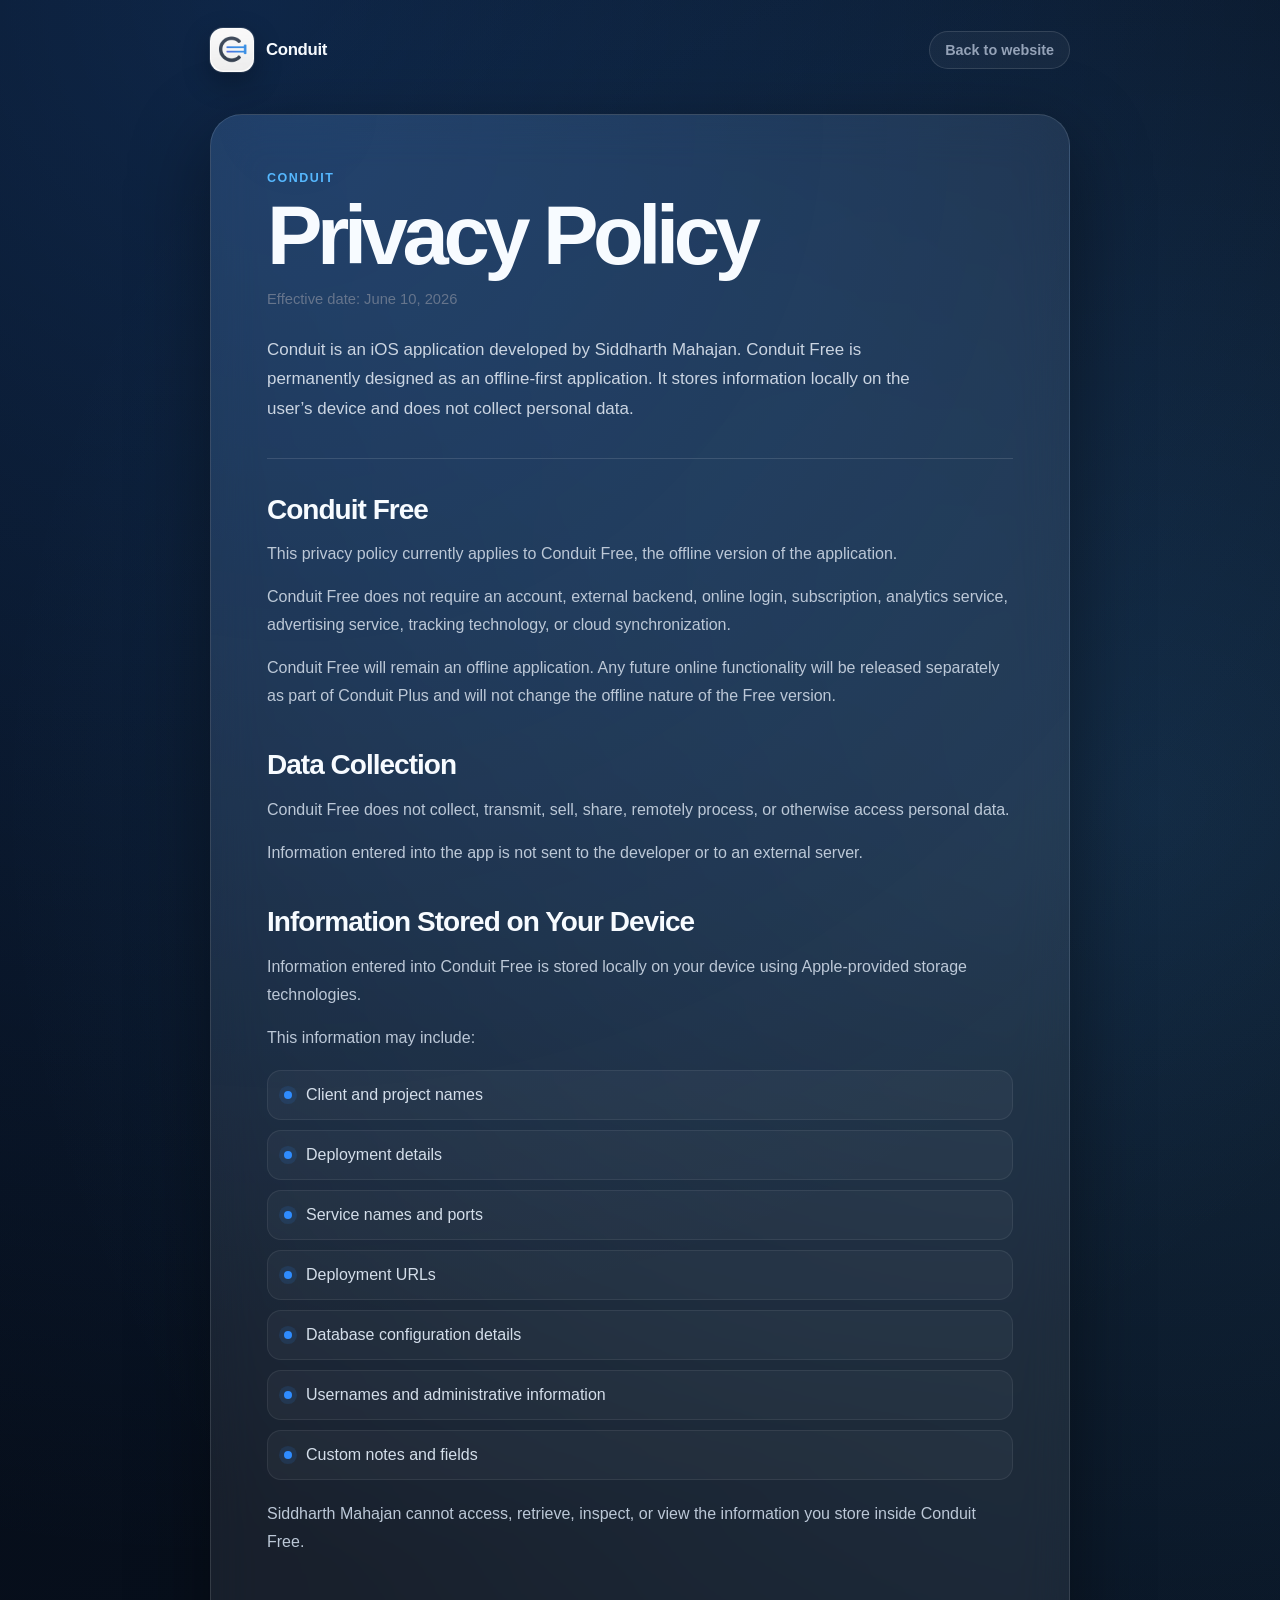
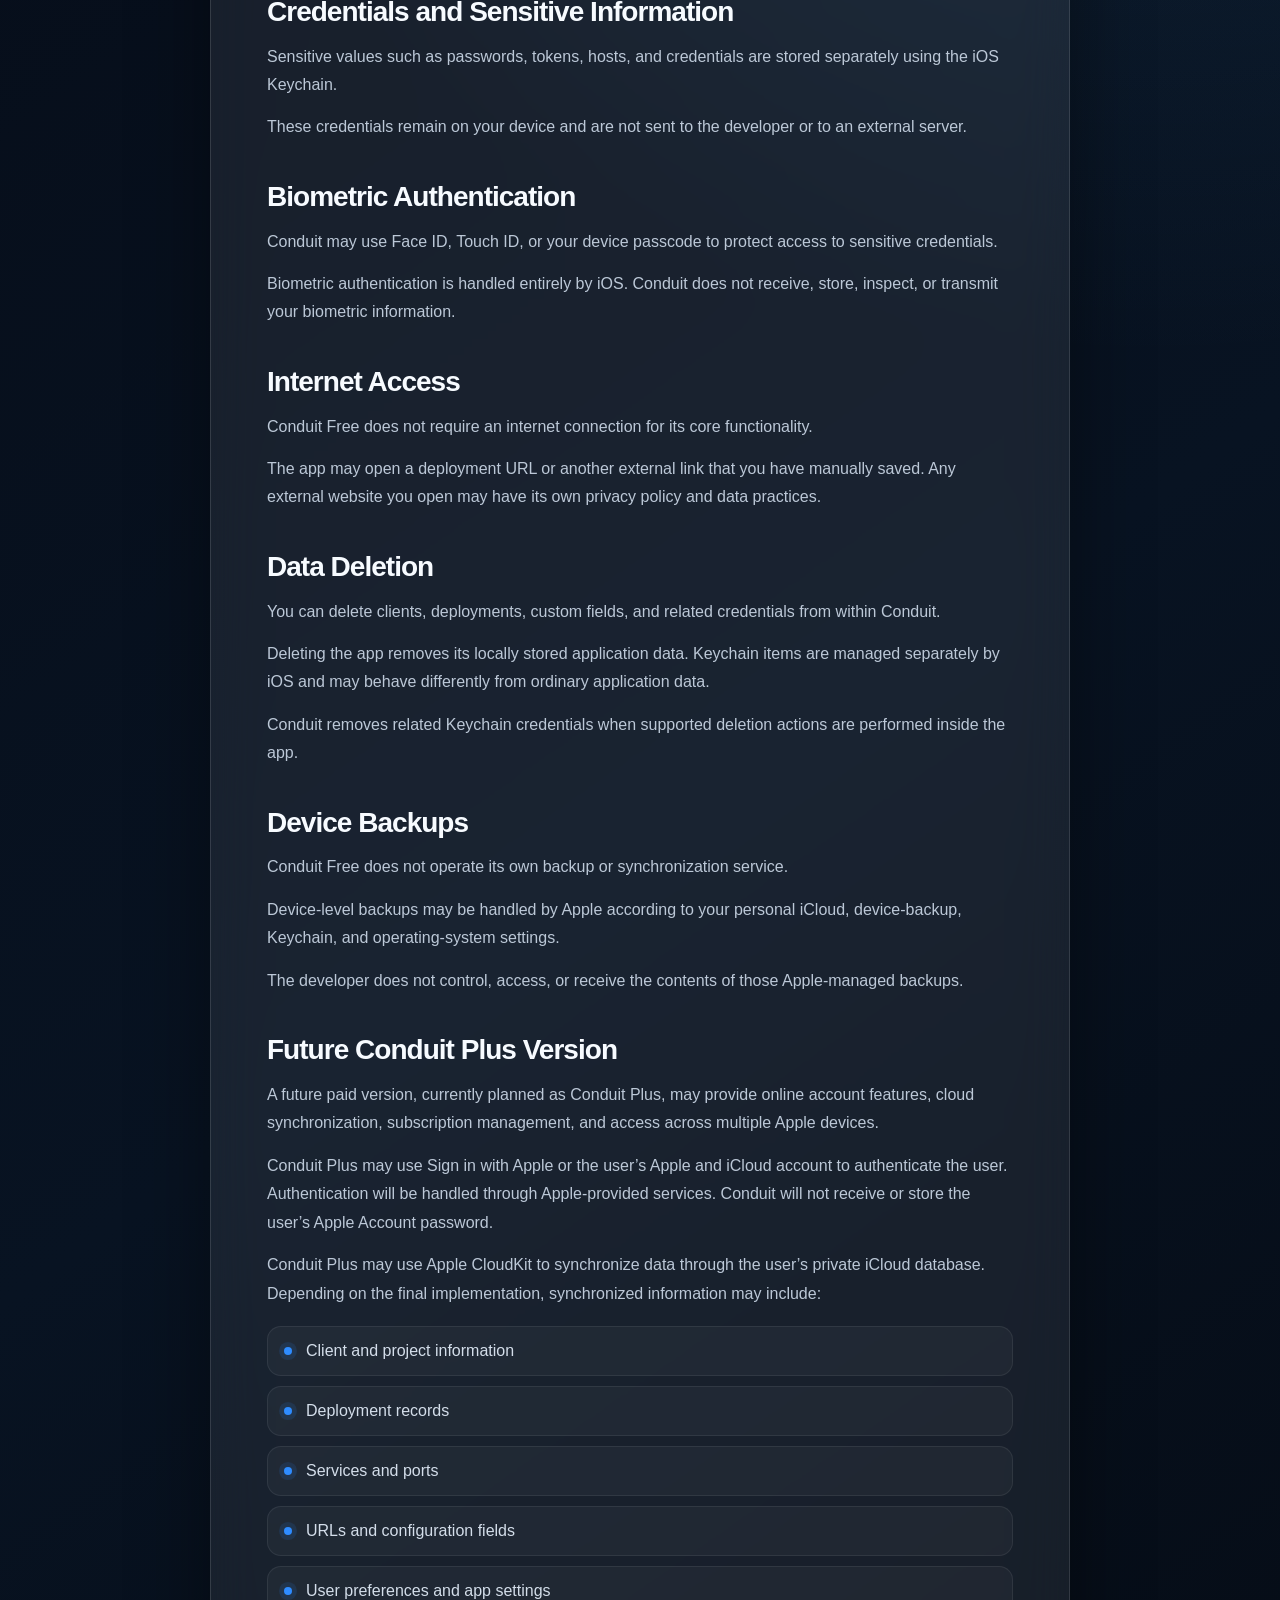
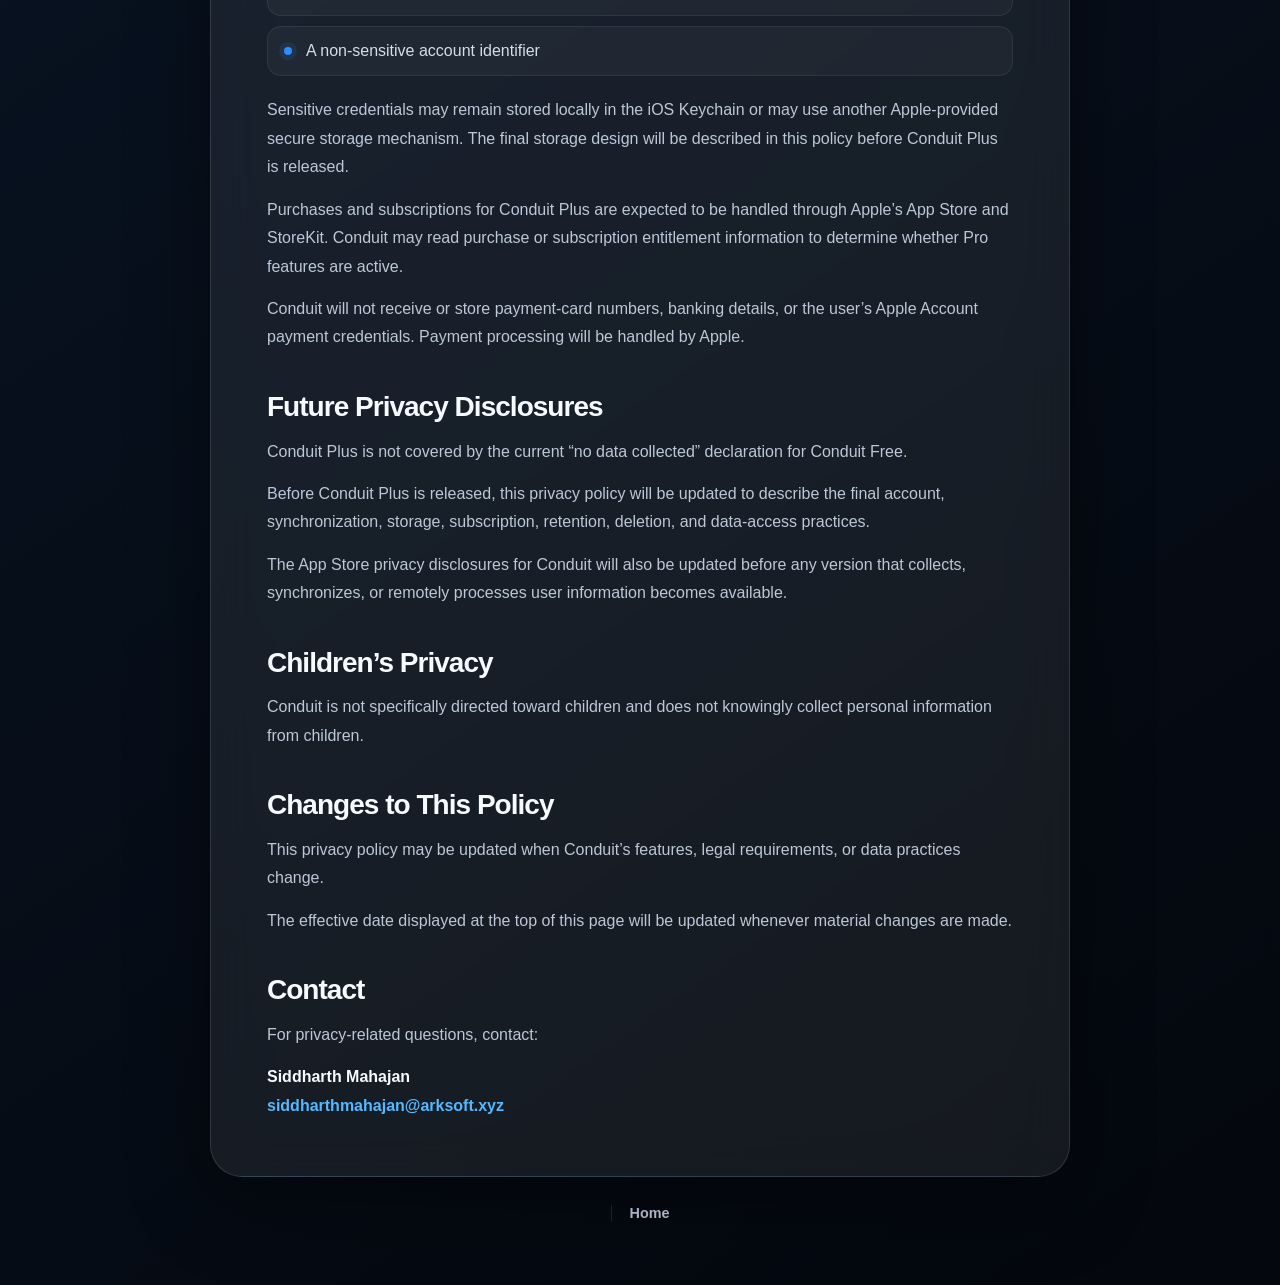
<file: privacy.html>
<!DOCTYPE html>
<html lang="en">
<head>
  <meta charset="UTF-8" />

  <meta
    name="viewport"
    content="width=device-width, initial-scale=1.0"
  />

  <title>Privacy Policy — Conduit</title>

  <meta
    name="description"
    content="Privacy policy for Conduit, an offline-first iOS infrastructure vault."
  />

  <link
    rel="canonical"
    href="https://conduit.arksoft.xyz/privacy.html"
  />

  <link
    rel="icon"
    type="image/png"
    href="./assets/appico.png"
  />

  <link
    rel="apple-touch-icon"
    href="./assets/appico.png"
  />

  <meta property="og:type" content="website" />
  <meta property="og:site_name" content="Conduit" />

  <meta
    property="og:title"
    content="Privacy Policy — Conduit"
  />

  <meta
    property="og:description"
    content="Conduit stores infrastructure details locally on your device and does not collect personal data."
  />

  <meta
    property="og:url"
    content="https://conduit.arksoft.xyz/privacy.html"
  />

  <meta
    property="og:image"
    content="https://conduit.arksoft.xyz/assets/conduit-og.png"
  />

  <meta
    property="og:image:width"
    content="1200"
  />

  <meta
    property="og:image:height"
    content="630"
  />

  <meta
    property="og:image:alt"
    content="Conduit offline infrastructure vault"
  />

  <meta
    name="twitter:card"
    content="summary_large_image"
  />

  <meta
    name="twitter:title"
    content="Privacy Policy — Conduit"
  />

  <meta
    name="twitter:description"
    content="Conduit stores infrastructure details locally on your device and does not collect personal data."
  />

  <meta
    name="twitter:image"
    content="https://conduit.arksoft.xyz/assets/conduit-og.png"
  />

  <link rel="stylesheet" href="./styles.css" />
</head>

<body class="privacy-body">
  <main class="privacy-page">
    <header class="privacy-header">
      <a
        class="privacy-brand"
        href="./index.html"
        aria-label="Return to Conduit home"
      >
        <img
          src="./assets/appico.png"
          alt="Conduit app icon"
        />

            <span>Conduit</span>
  </a>

  <a
    class="privacy-back-link"
    href="./index.html"
  >
    Back to website
  </a>
</header>

<article class="privacy-card">
  <div class="privacy-intro">
    <p class="eyebrow">Conduit</p>

    <h1>Privacy Policy</h1>

    <p class="privacy-date">
      Effective date: June 10, 2026
    </p>

    <p class="privacy-summary">
      Conduit is an iOS application developed by Siddharth
      Mahajan. Conduit Free is permanently designed as an
      offline-first application. It stores information locally
      on the user’s device and does not collect personal data.
    </p>
  </div>

  <section class="privacy-section">
    <h2>Conduit Free</h2>

    <p>
      This privacy policy currently applies to Conduit Free,
      the offline version of the application.
    </p>

    <p>
      Conduit Free does not require an account, external backend,
      online login, subscription, analytics service, advertising
      service, tracking technology, or cloud synchronization.
    </p>

    <p>
      Conduit Free will remain an offline application. Any future
      online functionality will be released separately as part of
      Conduit Plus and will not change the offline nature of the
      Free version.
    </p>
  </section>

  <section class="privacy-section">
    <h2>Data Collection</h2>

    <p>
      Conduit Free does not collect, transmit, sell, share,
      remotely process, or otherwise access personal data.
    </p>

    <p>
      Information entered into the app is not sent to the
      developer or to an external server.
    </p>
  </section>

  <section class="privacy-section">
    <h2>Information Stored on Your Device</h2>

    <p>
      Information entered into Conduit Free is stored locally on
      your device using Apple-provided storage technologies.
    </p>

    <p>
      This information may include:
    </p>

    <ul>
      <li>Client and project names</li>
      <li>Deployment details</li>
      <li>Service names and ports</li>
      <li>Deployment URLs</li>
      <li>Database configuration details</li>
      <li>Usernames and administrative information</li>
      <li>Custom notes and fields</li>
    </ul>

    <p>
      Siddharth Mahajan cannot access, retrieve, inspect, or view
      the information you store inside Conduit Free.
    </p>
  </section>

  <section class="privacy-section">
    <h2>Credentials and Sensitive Information</h2>

    <p>
      Sensitive values such as passwords, tokens, hosts, and
      credentials are stored separately using the iOS Keychain.
    </p>

    <p>
      These credentials remain on your device and are not sent
      to the developer or to an external server.
    </p>
  </section>

  <section class="privacy-section">
    <h2>Biometric Authentication</h2>

    <p>
      Conduit may use Face ID, Touch ID, or your device passcode
      to protect access to sensitive credentials.
    </p>

    <p>
      Biometric authentication is handled entirely by iOS.
      Conduit does not receive, store, inspect, or transmit your
      biometric information.
    </p>
  </section>

  <section class="privacy-section">
    <h2>Internet Access</h2>

    <p>
      Conduit Free does not require an internet connection for
      its core functionality.
    </p>

    <p>
      The app may open a deployment URL or another external link
      that you have manually saved. Any external website you open
      may have its own privacy policy and data practices.
    </p>
  </section>

  <section class="privacy-section">
    <h2>Data Deletion</h2>

    <p>
      You can delete clients, deployments, custom fields, and
      related credentials from within Conduit.
    </p>

    <p>
      Deleting the app removes its locally stored application
      data. Keychain items are managed separately by iOS and may
      behave differently from ordinary application data.
    </p>

    <p>
      Conduit removes related Keychain credentials when supported
      deletion actions are performed inside the app.
    </p>
  </section>

  <section class="privacy-section">
    <h2>Device Backups</h2>

    <p>
      Conduit Free does not operate its own backup or
      synchronization service.
    </p>

    <p>
      Device-level backups may be handled by Apple according to
      your personal iCloud, device-backup, Keychain, and
      operating-system settings.
    </p>

    <p>
      The developer does not control, access, or receive the
      contents of those Apple-managed backups.
    </p>
  </section>

  <section class="privacy-section">
    <h2>Future Conduit Plus Version</h2>

    <p>
      A future paid version, currently planned as Conduit Plus,
      may provide online account features, cloud synchronization,
      subscription management, and access across multiple Apple
      devices.
    </p>

    <p>
      Conduit Plus may use Sign in with Apple or the user’s Apple
      and iCloud account to authenticate the user. Authentication
      will be handled through Apple-provided services. Conduit
      will not receive or store the user’s Apple Account password.
    </p>

    <p>
      Conduit Plus may use Apple CloudKit to synchronize data
      through the user’s private iCloud database. Depending on
      the final implementation, synchronized information may
      include:
    </p>

    <ul>
      <li>Client and project information</li>
      <li>Deployment records</li>
      <li>Services and ports</li>
      <li>URLs and configuration fields</li>
      <li>User preferences and app settings</li>
      <li>A non-sensitive account identifier</li>
    </ul>

    <p>
      Sensitive credentials may remain stored locally in the iOS
      Keychain or may use another Apple-provided secure storage
      mechanism. The final storage design will be described in
      this policy before Conduit Plus is released.
    </p>

    <p>
      Purchases and subscriptions for Conduit Plus are expected
      to be handled through Apple’s App Store and StoreKit.
      Conduit may read purchase or subscription entitlement
      information to determine whether Pro features are active.
    </p>

    <p>
      Conduit will not receive or store payment-card numbers,
      banking details, or the user’s Apple Account payment
      credentials. Payment processing will be handled by Apple.
    </p>
  </section>

  <section class="privacy-section">
    <h2>Future Privacy Disclosures</h2>

    <p>
      Conduit Plus is not covered by the current “no data
      collected” declaration for Conduit Free.
    </p>

    <p>
      Before Conduit Plus is released, this privacy policy will be
      updated to describe the final account, synchronization,
      storage, subscription, retention, deletion, and data-access
      practices.
    </p>

    <p>
      The App Store privacy disclosures for Conduit will also be
      updated before any version that collects, synchronizes, or
      remotely processes user information becomes available.
    </p>
  </section>

  <section class="privacy-section">
    <h2>Children’s Privacy</h2>

    <p>
      Conduit is not specifically directed toward children and
      does not knowingly collect personal information from
      children.
    </p>
  </section>

  <section class="privacy-section">
    <h2>Changes to This Policy</h2>

    <p>
      This privacy policy may be updated when Conduit’s features,
      legal requirements, or data practices change.
    </p>

    <p>
      The effective date displayed at the top of this page will
      be updated whenever material changes are made.
    </p>
  </section>

  <section class="privacy-section">
    <h2>Contact</h2>

    <p>
      For privacy-related questions, contact:
    </p>

    <p>
      <strong>Siddharth Mahajan</strong><br />

      <a href="mailto:siddharthmahajan@arksoft.xyz">
        siddharthmahajan@arksoft.xyz
      </a>
    </p>
  </section>
</article>

<footer class="privacy-footer">
  <a href="./index.html">
    Home
  </a>
</footer>
</main>
</body>
</html>
</file>
<file: styles.css>
:root {
  --bg-0: #050913;
  --bg-1: #081322;
  --card: rgba(255, 255, 255, 0.07);
  --card-strong: rgba(255, 255, 255, 0.11);
  --stroke: rgba(255, 255, 255, 0.12);
  --stroke-strong: rgba(255, 255, 255, 0.2);
  --text: #f7fbff;
  --muted: #95a3b8;
  --muted-2: #66758c;
  --blue: #2f8cff;
  --blue-2: #56b8ff;
  --green: #35d07f;
  --red: #ff5f67;
  --gold: #f5c53a;
  --gold-2: #ffe694;
  --shadow: 0 24px 80px rgba(0, 0, 0, 0.42);
  --radius-lg: 28px;
  --radius-md: 20px;
  --radius-sm: 14px;
}

* {
  box-sizing: border-box;
}

html {
  scroll-behavior: smooth;
}

body {
  margin: 0;
  min-height: 100vh;
  font-family: -apple-system, BlinkMacSystemFont, "SF Pro Display", "SF Pro Text", Inter, Segoe UI, sans-serif;
  color: var(--text);
  background:
    radial-gradient(circle at 20% 0%, rgba(47, 140, 255, 0.22), transparent 34%),
    radial-gradient(circle at 90% 18%, rgba(86, 184, 255, 0.14), transparent 30%),
    linear-gradient(145deg, var(--bg-0), var(--bg-1) 54%, #04070d);
}

a {
  color: inherit;
  text-decoration: none;
}

.page-shell {
  width: min(1180px, calc(100% - 36px));
  margin: 0 auto;
}

.site-header {
  position: relative;
  z-index: 20;
  display: flex;
  align-items: center;
  justify-content: space-between;
  gap: 24px;
  margin: 28px 0 80px;
  padding: 12px;
  border: 1px solid var(--stroke);
  border-radius: 999px;
  background: rgba(5, 9, 19, 0.62);
  backdrop-filter: blur(24px);
  box-shadow: 0 18px 60px rgba(0, 0, 0, 0.22);
}

.brand,
.site-nav,
.hero-actions,
.site-footer {
  display: flex;
  align-items: center;
}

.brand {
  gap: 10px;
  padding-left: 4px;
  font-weight: 700;
  letter-spacing: -0.02em;
}

.brand-mark {
  width: 40px;
  height: 40px;
  flex-shrink: 0;
  overflow: hidden;
  border-radius: 12px;
  background: #ffffff;
  box-shadow:
    0 8px 22px rgba(0, 0, 0, 0.24),
    0 0 0 1px rgba(255, 255, 255, 0.12);
}

.brand-mark img {
  display: block;
  width: 100%;
  height: 100%;
  object-fit: cover;
}

.site-nav {
  gap: 24px;
  color: var(--muted);
  font-size: 0.94rem;
}

.site-nav a:hover,
.site-footer a:hover {
  color: var(--text);
}

.nav-cta,
.primary-button,
.secondary-button,
.unlock-button {
  border-radius: 999px;
  font-weight: 700;
  transition: transform 160ms ease, border-color 160ms ease, background 160ms ease;
}

.nav-cta {
  padding: 10px 16px;
  color: var(--text);
  background: rgba(47, 140, 255, 0.18);
  border: 1px solid rgba(47, 140, 255, 0.35);
}

.hero-section {
  display: grid;
  grid-template-columns: minmax(0, 1.02fr) minmax(360px, 0.78fr);
  gap: 56px;
  align-items: center;
  padding-bottom: 88px;
}

.eyebrow,
.mini-label {
  margin: 0;
  color: var(--blue-2);
  font-size: 0.78rem;
  font-weight: 800;
  letter-spacing: 0.12em;
  text-transform: uppercase;
}

h1,
h2,
h3,
p {
  margin-top: 0;
}

h1 {
  max-width: 760px;
  margin-bottom: 24px;
  font-size: clamp(3.2rem, 7vw, 6.6rem);
  line-height: 0.92;
  letter-spacing: -0.075em;
}

h2 {
  margin-bottom: 16px;
  font-size: clamp(2rem, 4vw, 3.65rem);
  line-height: 1;
  letter-spacing: -0.055em;
}

h3 {
  margin-bottom: 8px;
  font-size: 1.2rem;
  letter-spacing: -0.03em;
}

.hero-text {
  max-width: 690px;
  color: #c4cfdd;
  font-size: clamp(1.08rem, 1.6vw, 1.28rem);
  line-height: 1.65;
}

.hero-actions {
  flex-wrap: wrap;
  gap: 14px;
  margin-top: 34px;
}

.primary-button,
.secondary-button {
  display: inline-flex;
  align-items: center;
  justify-content: center;
  min-height: 48px;
  padding: 0 20px;
}

.primary-button {
  background: linear-gradient(135deg, var(--blue), var(--blue-2));
  color: white;
  box-shadow: 0 14px 40px rgba(47, 140, 255, 0.28);
}

.secondary-button {
  border: 1px solid var(--stroke);
  background: rgba(255, 255, 255, 0.06);
  color: var(--text);
}

.primary-button:hover,
.secondary-button:hover,
.nav-cta:hover,
.unlock-button:hover {
  transform: translateY(-1px);
}

.social-proof {
  display: inline-flex;
  align-items: center;
  gap: 8px;
  margin-bottom: 16px;
  padding: 6px 16px;
  font-size: 0.85rem;
  font-weight: 500;
  color: var(--green);
  background: rgba(53, 208, 127, 0.08);
  border: 1px solid rgba(53, 208, 127, 0.18);
  border-radius: 999px;
}

.proof-dot {
  width: 7px;
  height: 7px;
  border-radius: 50%;
  background: var(--green);
  flex-shrink: 0;
  animation: pulse-dot 2s ease-in-out infinite;
}

@keyframes pulse-dot {
  0%, 100% { opacity: 1; }
  50% { opacity: 0.4; }
}

.trust-note {
  margin-top: 20px;
  color: var(--muted);
  font-size: 0.94rem;
}

.hero-panel {
  position: relative;
}

.hero-panel::before {
  content: "";
  position: absolute;
  inset: 16% -6%;
  border-radius: 999px;
  background: rgba(47, 140, 255, 0.2);
  filter: blur(60px);
}

.phone-frame {
  position: relative;
  overflow: hidden;
  padding: 22px;
  border: 1px solid var(--stroke-strong);
  border-radius: 42px;
  background:
    linear-gradient(180deg, rgba(255, 255, 255, 0.12), transparent 20%),
    rgba(4, 8, 16, 0.76);
  box-shadow: var(--shadow);
  backdrop-filter: blur(28px);
}

.phone-top,
.deployment-card,
.vault-card,
.plan-card {
  display: flex;
  justify-content: space-between;
  gap: 18px;
  align-items: center;
}

.phone-top {
  margin-bottom: 18px;
}

.phone-top h2 {
  margin: 4px 0 0;
  font-size: 1.72rem;
  line-height: 1.05;
}

.status-pill,
.port-badge {
  display: inline-flex;
  align-items: center;
  gap: 8px;
  flex-shrink: 0;
  border-radius: 999px;
  border: 1px solid var(--stroke);
  background: rgba(255, 255, 255, 0.07);
  color: #d8e0ea;
  font-size: 0.82rem;
  font-weight: 700;
}

.status-pill {
  padding: 8px 10px;
}

.port-badge {
  padding: 8px 12px;
  color: var(--blue-2);
}

.status-dot {
  width: 9px;
  height: 9px;
  border-radius: 99px;
}

.online {
  background: var(--green);
  box-shadow: 0 0 0 5px rgba(53, 208, 127, 0.11);
}

.deployment-card,
.detail-card,
.vault-card,
.feature-card,
.glass-card,
.plan-card {
  border: 1px solid var(--stroke);
  background: var(--card);
  box-shadow: inset 0 1px 0 rgba(255, 255, 255, 0.04);
}

.deployment-card,
.vault-card {
  margin-top: 12px;
  padding: 18px;
  border-radius: var(--radius-md);
}

.detail-grid {
  display: grid;
  grid-template-columns: repeat(2, 1fr);
  gap: 12px;
  margin-top: 12px;
}

.detail-card {
  padding: 15px;
  border-radius: 18px;
}

.detail-card span {
  display: block;
  margin-bottom: 8px;
  color: var(--muted-2);
  font-size: 0.78rem;
  font-weight: 700;
  text-transform: uppercase;
}

.detail-card strong {
  font-size: 0.98rem;
}

.unlock-button {
  border: 0;
  padding: 10px 14px;
  color: white;
  background: rgba(47, 140, 255, 0.24);
  cursor: pointer;
}

.section-block,
.split-section,
.final-cta {
  padding: 76px 0;
}

.section-heading {
  max-width: 760px;
  margin-bottom: 32px;
}

.section-heading p,
.glass-card p,
.final-cta p {
  color: var(--muted);
  line-height: 1.7;
}

.feature-grid {
  display: grid;
  grid-template-columns: repeat(4, 1fr);
  gap: 16px;
}

.feature-card {
  min-height: 240px;
  padding: 22px;
  border-radius: var(--radius-lg);
}

.feature-icon {
  display: grid;
  place-items: center;
  width: 48px;
  height: 48px;
  margin-bottom: 42px;
  border-radius: 16px;
  color: #eaf5ff;
  background:
    radial-gradient(circle at 30% 20%, rgba(255, 255, 255, 0.25), transparent 28%),
    linear-gradient(135deg, rgba(47, 140, 255, 0.98), rgba(86, 184, 255, 0.34));
  box-shadow:
    inset 0 1px 0 rgba(255, 255, 255, 0.24),
    0 14px 34px rgba(47, 140, 255, 0.18);
}

.feature-icon svg {
  width: 24px;
  height: 24px;
  fill: none;
  stroke: currentColor;
  stroke-width: 1.9;
  stroke-linecap: round;
  stroke-linejoin: round;
}

.feature-icon svg path:first-child:nth-last-child(n + 3),
.feature-icon svg path:nth-child(2):nth-last-child(n + 2),
.feature-icon svg path:nth-child(3):nth-last-child(n + 1),
.feature-icon svg path:nth-child(4) {
  vector-effect: non-scaling-stroke;
}

.feature-card p {
  color: var(--muted);
  line-height: 1.6;
}

.split-section {
  display: grid;
  grid-template-columns: 0.92fr 1fr;
  gap: 20px;
  align-items: stretch;
}

.glass-card {
  padding: 32px;
  border-radius: var(--radius-lg);
  background:
    radial-gradient(circle at 0% 0%, rgba(47, 140, 255, 0.24), transparent 36%),
    var(--card);
}

.security-list {
  display: grid;
  gap: 14px;
}

.security-row {
  display: flex;
  gap: 14px;
  align-items: center;
  min-height: 78px;
  padding: 18px;
  border: 1px solid var(--stroke);
  border-radius: var(--radius-md);
  background: rgba(255, 255, 255, 0.045);
}

.security-row span {
  width: 11px;
  height: 11px;
  flex-shrink: 0;
  border-radius: 99px;
  background: var(--blue);
  box-shadow: 0 0 0 7px rgba(47, 140, 255, 0.11);
}

.security-row p {
  margin: 0;
  color: #d9e2ee;
}

.plan-card {
  align-items: flex-start;
  padding: 28px;
  border-radius: var(--radius-lg);
}

.plan-card > div {
  max-width: 420px;
}

.plan-card ul {
  display: grid;
  gap: 12px;
  width: min(420px, 100%);
  margin: 0;
  padding: 0;
  list-style: none;
}

.plan-card li {
  padding: 12px 14px;
  border-radius: 14px;
  color: #d9e2ee;
  background: rgba(255, 255, 255, 0.055);
}

.final-cta {
  margin: 42px 0 28px;
  padding: 54px;
  border: 1px solid var(--stroke-strong);
  border-radius: 38px;
  background:
    radial-gradient(circle at 20% 0%, rgba(47, 140, 255, 0.22), transparent 40%),
    rgba(255, 255, 255, 0.065);
  text-align: center;
}

.final-cta p {
  max-width: 640px;
  margin: 0 auto 28px;
}

.footer-badges {
  display: flex;
  justify-content: center;
  padding: 32px 0 4px;
}

.footer-badges img {
  display: block;
  border: 0;
  height: 48px;
  width: auto;
  max-width: 100%;
}

.site-footer {
  justify-content: center;
  padding: 26px 0 44px;
  color: var(--muted-2);
  font-size: 0.94rem;
}

.site-footer p {
  margin: 0;
}

.site-footer a {
  color: #c9d5e6;
  font-weight: 700;
  transition: color 160ms ease, opacity 160ms ease;
}

.site-footer a:hover {
  color: var(--blue-2);
}

@media (max-width: 920px) {
  .site-nav {
    display: none;
  }

  .hero-section,
  .split-section {
    grid-template-columns: 1fr;
  }

  .hero-section {
    gap: 36px;
  }

  .feature-grid {
    grid-template-columns: repeat(2, 1fr);
  }

  .plan-card {
    flex-direction: column;
  }
}

@media (max-width: 620px) {
  .page-shell {
    width: min(100% - 24px, 1180px);
  }

  .site-header {
    margin: 16px 0 44px;
    border-radius: 24px;
  }

  .brand span {
    display: none;
  }

  .nav-cta {
    padding: 10px 13px;
  }

  h1 {
    font-size: clamp(2.8rem, 16vw, 4rem);
  }

  .feature-grid,
  .detail-grid {
    grid-template-columns: 1fr;
  }

  .phone-top,
  .deployment-card,
  .vault-card {
    align-items: flex-start;
    flex-direction: column;
  }

  .final-cta {
    padding: 34px 20px;
  }
}


.site-header.is-scrolled {
  background: rgba(5, 9, 19, 0.62);
}

.final-cta {
  display: grid;
  grid-template-columns: minmax(0, 1fr) minmax(340px, 0.8fr);
  gap: 54px;
  align-items: center;
  margin: 42px 0 28px;
  padding: 54px;
  border: 1px solid var(--stroke-strong);
  border-radius: 38px;
  background:
    radial-gradient(
      circle at 20% 0%,
      rgba(47, 140, 255, 0.22),
      transparent 40%
    ),
    rgba(255, 255, 255, 0.065);
  text-align: left;
}

.final-cta h2 {
  max-width: 680px;
}

.final-cta p {
  max-width: 620px;
  margin-right: 0;
  margin-left: 0;
}

.waitlist-form {
  width: 100%;
  padding: 20px;
  border: 1px solid var(--stroke);
  border-radius: 24px;
  background: rgba(4, 8, 16, 0.46);
}

.waitlist-input-row {
  display: flex;
  gap: 10px;
}

.waitlist-input-row input {
  min-width: 0;
  flex: 1;
  height: 50px;
  padding: 0 17px;
  border: 1px solid var(--stroke);
  border-radius: 999px;
  outline: none;
  color: var(--text);
  background: rgba(255, 255, 255, 0.07);
  font: inherit;
  transition:
    border-color 160ms ease,
    background 160ms ease,
    box-shadow 160ms ease;
}

.waitlist-input-row input::placeholder {
  color: var(--muted-2);
}

.waitlist-input-row input:focus {
  border-color: rgba(86, 184, 255, 0.7);
  background: rgba(255, 255, 255, 0.095);
  box-shadow: 0 0 0 4px rgba(47, 140, 255, 0.12);
}

.waitlist-submit {
  flex-shrink: 0;
  border: 0;
  cursor: pointer;
  font: inherit;
}

.waitlist-submit:disabled {
  cursor: wait;
  opacity: 0.68;
  transform: none;
}

.waitlist-privacy {
  margin: 12px 4px 0;
  color: var(--muted-2);
  font-size: 0.8rem;
  line-height: 1.5;
}

.form-status {
  min-height: 22px;
  margin: 10px 4px 0;
  font-size: 0.88rem;
  font-weight: 650;
}

.form-status.is-success {
  color: var(--green);
}

.form-status.is-error {
  color: var(--red);
}

.sr-only {
  position: absolute;
  width: 1px;
  height: 1px;
  overflow: hidden;
  clip: rect(0, 0, 0, 0);
  white-space: nowrap;
  clip-path: inset(50%);
}

@media (max-width: 820px) {
  .final-cta {
    grid-template-columns: 1fr;
    gap: 28px;
  }
}

@media (max-width: 620px) {
  .final-cta {
    padding: 34px 20px;
  }

  .waitlist-form {
    padding: 14px;
  }

  .waitlist-input-row {
    flex-direction: column;
  }

  .waitlist-submit {
    width: 100%;
  }
}

/* =========================================================
   CONDUIT PLUS
   ========================================================= */

.plus-eyebrow {
  color: var(--gold-2);
}

.plus-section-wrap {
  position: relative;
  padding: 76px 0;
}

.plus-section-wrap::before {
  content: "";
  position: absolute;
  top: 0;
  left: -10%;
  right: -10%;
  bottom: 0;
  border-radius: 56px;
  background:
    radial-gradient(circle at 80% 10%, rgba(245, 197, 58, 0.1), transparent 40%),
    radial-gradient(circle at 10% 90%, rgba(245, 197, 58, 0.06), transparent 36%);
  pointer-events: none;
}

.plus-grid {
  display: grid;
  grid-template-columns: repeat(2, 1fr);
  gap: 14px;
  margin-top: 40px;
}

.plus-feature {
  display: flex;
  gap: 18px;
  align-items: flex-start;
  padding: 22px 20px;
  border: 1px solid rgba(245, 197, 58, 0.18);
  border-radius: var(--radius-md);
  background: rgba(245, 197, 58, 0.04);
  transition: border-color 160ms ease, background 160ms ease;
}

.plus-feature:hover {
  border-color: rgba(245, 197, 58, 0.32);
  background: rgba(245, 197, 58, 0.075);
}

.plus-dot {
  width: 11px;
  height: 11px;
  flex-shrink: 0;
  margin-top: 5px;
  border-radius: 99px;
  background: var(--gold);
  box-shadow: 0 0 0 7px rgba(245, 197, 58, 0.12);
}

.plus-feature-text strong {
  display: block;
  margin-bottom: 5px;
  color: var(--text);
  font-size: 1rem;
  letter-spacing: -0.02em;
}

.plus-feature-text p {
  margin: 0;
  color: var(--muted);
  font-size: 0.88rem;
  line-height: 1.55;
}

.plus-header-row {
  display: flex;
  align-items: center;
  gap: 12px;
  margin-bottom: 0;
}

.coming-soon-badge {
  display: inline-flex;
  align-items: center;
  padding: 4px 11px;
  border-radius: 999px;
  border: 1px solid rgba(245, 197, 58, 0.3);
  background: rgba(245, 197, 58, 0.1);
  color: var(--gold-2);
  font-size: 0.7rem;
  font-weight: 800;
  letter-spacing: 0.1em;
  text-transform: uppercase;
}

.early-tester-banner {
  display: flex;
  gap: 18px;
  align-items: flex-start;
  margin-bottom: 0;
  margin-top: 32px;
  padding: 22px 24px;
  border: 1px solid rgba(245, 197, 58, 0.25);
  border-radius: var(--radius-md);
  background:
    radial-gradient(circle at 0% 50%, rgba(245, 197, 58, 0.1), transparent 60%),
    rgba(245, 197, 58, 0.05);
}

.early-tester-icon {
  display: grid;
  place-items: center;
  width: 40px;
  height: 40px;
  flex-shrink: 0;
  border-radius: 12px;
  color: var(--gold-2);
  background:
    radial-gradient(circle at 30% 20%, rgba(255, 255, 255, 0.18), transparent 28%),
    linear-gradient(135deg, rgba(245, 197, 58, 0.9), rgba(255, 230, 148, 0.4));
  box-shadow:
    inset 0 1px 0 rgba(255, 255, 255, 0.2),
    0 10px 28px rgba(245, 197, 58, 0.18);
}

.early-tester-banner strong {
  display: block;
  margin-bottom: 4px;
  color: var(--text);
  font-size: 1rem;
  letter-spacing: -0.02em;
}

.early-tester-banner p {
  margin: 0;
  color: var(--muted);
  font-size: 0.9rem;
  line-height: 1.55;
}

.plus-badge {
  display: inline-flex;
  align-items: center;
  gap: 7px;
  padding: 5px 12px;
  border-radius: 999px;
  border: 1px solid rgba(245, 197, 58, 0.35);
  background: rgba(245, 197, 58, 0.12);
  color: var(--gold-2);
  font-size: 0.72rem;
  font-weight: 800;
  letter-spacing: 0.1em;
  text-transform: uppercase;
  margin-bottom: 14px;
}

.plus-badge-dot {
  width: 6px;
  height: 6px;
  border-radius: 99px;
  background: var(--gold);
}

@media (max-width: 720px) {
  .plus-grid {
    grid-template-columns: 1fr;
  }
}

/* =========================================================
   CONDUIT PRIVACY POLICY
   ========================================================= */

.privacy-body {
  min-height: 100vh;
}

.privacy-page {
  width: min(860px, calc(100% - 32px));
  margin: 0 auto;
  padding: 28px 0 64px;
}

.privacy-header {
  display: flex;
  align-items: center;
  justify-content: space-between;
  gap: 20px;
  margin-bottom: 42px;
}

.privacy-brand {
  display: inline-flex;
  align-items: center;
  gap: 12px;
  color: var(--text);
  font-size: 1.05rem;
  font-weight: 750;
  letter-spacing: -0.02em;
}

.privacy-brand img {
  display: block;
  width: 44px;
  height: 44px;
  border-radius: 13px;
  object-fit: cover;
  background: #ffffff;
  box-shadow:
    0 10px 28px rgba(0, 0, 0, 0.28),
    0 0 0 1px rgba(255, 255, 255, 0.12);
}

.privacy-back-link {
  padding: 10px 15px;
  border: 1px solid var(--stroke);
  border-radius: 999px;
  color: var(--muted);
  background: rgba(255, 255, 255, 0.045);
  font-size: 0.9rem;
  font-weight: 700;
  transition:
    color 160ms ease,
    border-color 160ms ease,
    background 160ms ease,
    transform 160ms ease;
}

.privacy-back-link:hover {
  color: var(--text);
  border-color: var(--stroke-strong);
  background: rgba(255, 255, 255, 0.075);
  transform: translateY(-1px);
}

.privacy-card {
  padding: clamp(26px, 6vw, 56px);
  border: 1px solid var(--stroke);
  border-radius: 32px;
  background:
    radial-gradient(
      circle at 10% 0%,
      rgba(47, 140, 255, 0.15),
      transparent 28%
    ),
    var(--card);
  box-shadow: var(--shadow);
  backdrop-filter: blur(24px);
}

.privacy-intro {
  padding-bottom: 34px;
  border-bottom: 1px solid var(--stroke);
}

.privacy-card h1 {
  max-width: none;
  margin: 10px 0 14px;
  font-size: clamp(2.8rem, 8vw, 5.2rem);
  line-height: 0.98;
  letter-spacing: -0.065em;
}

.privacy-date {
  margin-bottom: 28px;
  color: var(--muted-2);
  font-size: 0.92rem;
}

.privacy-summary {
  max-width: 680px;
  margin-bottom: 0;
  color: #cbd5e2;
  font-size: 1.06rem;
  line-height: 1.75;
}

.privacy-section {
  padding-top: 34px;
}

.privacy-section + .privacy-section {
  margin-top: 4px;
}

.privacy-section h2 {
  margin-bottom: 14px;
  font-size: clamp(1.35rem, 3vw, 1.75rem);
  line-height: 1.2;
  letter-spacing: -0.035em;
}

.privacy-section p {
  margin-bottom: 14px;
  color: #bcc8d7;
  line-height: 1.78;
}

.privacy-section p:last-child {
  margin-bottom: 0;
}

.privacy-section ul {
  display: grid;
  gap: 10px;
  margin: 18px 0 20px;
  padding: 0;
  list-style: none;
}

.privacy-section li {
  position: relative;
  padding: 12px 14px 12px 38px;
  border: 1px solid rgba(255, 255, 255, 0.075);
  border-radius: 14px;
  color: #d4deea;
  background: rgba(255, 255, 255, 0.035);
  line-height: 1.5;
}

.privacy-section li::before {
  content: "";
  position: absolute;
  top: 50%;
  left: 16px;
  width: 8px;
  height: 8px;
  border-radius: 999px;
  background: var(--blue);
  box-shadow: 0 0 0 5px rgba(47, 140, 255, 0.12);
  transform: translateY(-50%);
}

.privacy-section strong {
  color: var(--text);
}

.privacy-section a {
  color: var(--blue-2);
  font-weight: 700;
  overflow-wrap: anywhere;
}

.privacy-section a:hover {
  color: #91d1ff;
}

.privacy-footer {
  display: flex;
  align-items: center;
  justify-content: center;
  gap: 18px;
  flex-wrap: wrap;
  padding: 28px 0 0;
  color: var(--muted-2);
  font-size: 0.9rem;
}

.privacy-footer p {
  margin: 0;
}

.privacy-footer a {
  color: #c9d5e6;
  font-weight: 700;
  transition: color 160ms ease;
}

.privacy-footer a:hover {
  color: var(--blue-2);
}

.privacy-footer > a {
  padding-left: 18px;
  border-left: 1px solid var(--stroke);
}

@media (max-width: 620px) {
  .privacy-page {
    width: min(100% - 24px, 860px);
    padding-top: 18px;
  }

  .privacy-header {
    margin-bottom: 26px;
  }

  .privacy-brand img {
    width: 40px;
    height: 40px;
    border-radius: 12px;
  }

  .privacy-back-link {
    padding: 9px 12px;
    font-size: 0.82rem;
  }

  .privacy-card {
    padding: 26px 20px;
    border-radius: 24px;
  }

  .privacy-card h1 {
    font-size: clamp(2.5rem, 14vw, 4rem);
  }

  .privacy-summary {
    font-size: 1rem;
  }

  .privacy-footer {
    flex-direction: column;
    gap: 10px;
  }

  .privacy-footer > a {
    padding-left: 0;
    border-left: 0;
  }
}

.site-footer {
  display: flex;
  align-items: center;
  justify-content: center;
  gap: 18px;
  flex-wrap: wrap;
  padding: 26px 0 44px;
  color: var(--muted-2);
  font-size: 0.94rem;
}

.site-footer p {
  margin: 0;
}

.site-footer a {
  color: #c9d5e6;
  font-weight: 700;
  transition: color 160ms ease;
}

.site-footer a:hover {
  color: var(--blue-2);
}

.footer-privacy-link {
  padding-left: 18px;
  border-left: 1px solid var(--stroke);
}

@media (max-width: 520px) {
  .site-footer {
    flex-direction: column;
    gap: 10px;
  }

  .footer-privacy-link {
    padding-left: 0;
    border-left: 0;
  }
}
</file>
